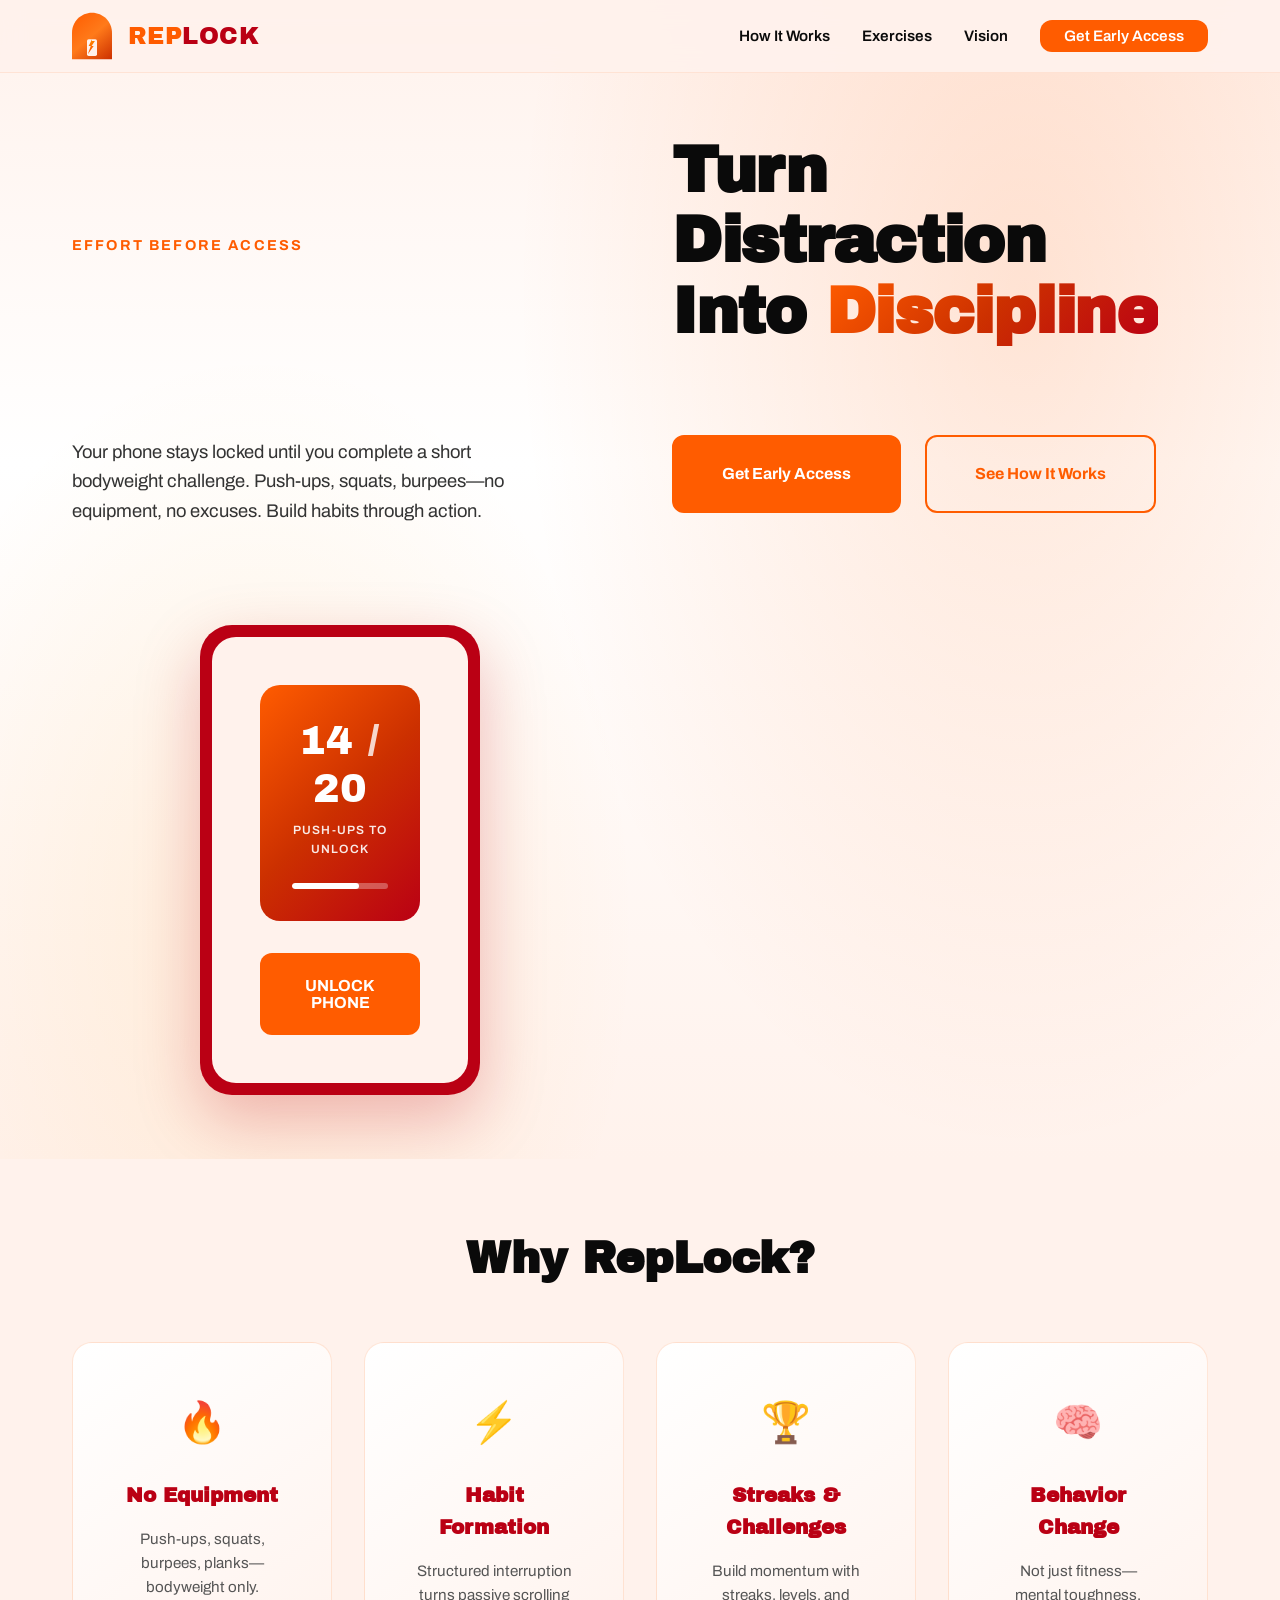
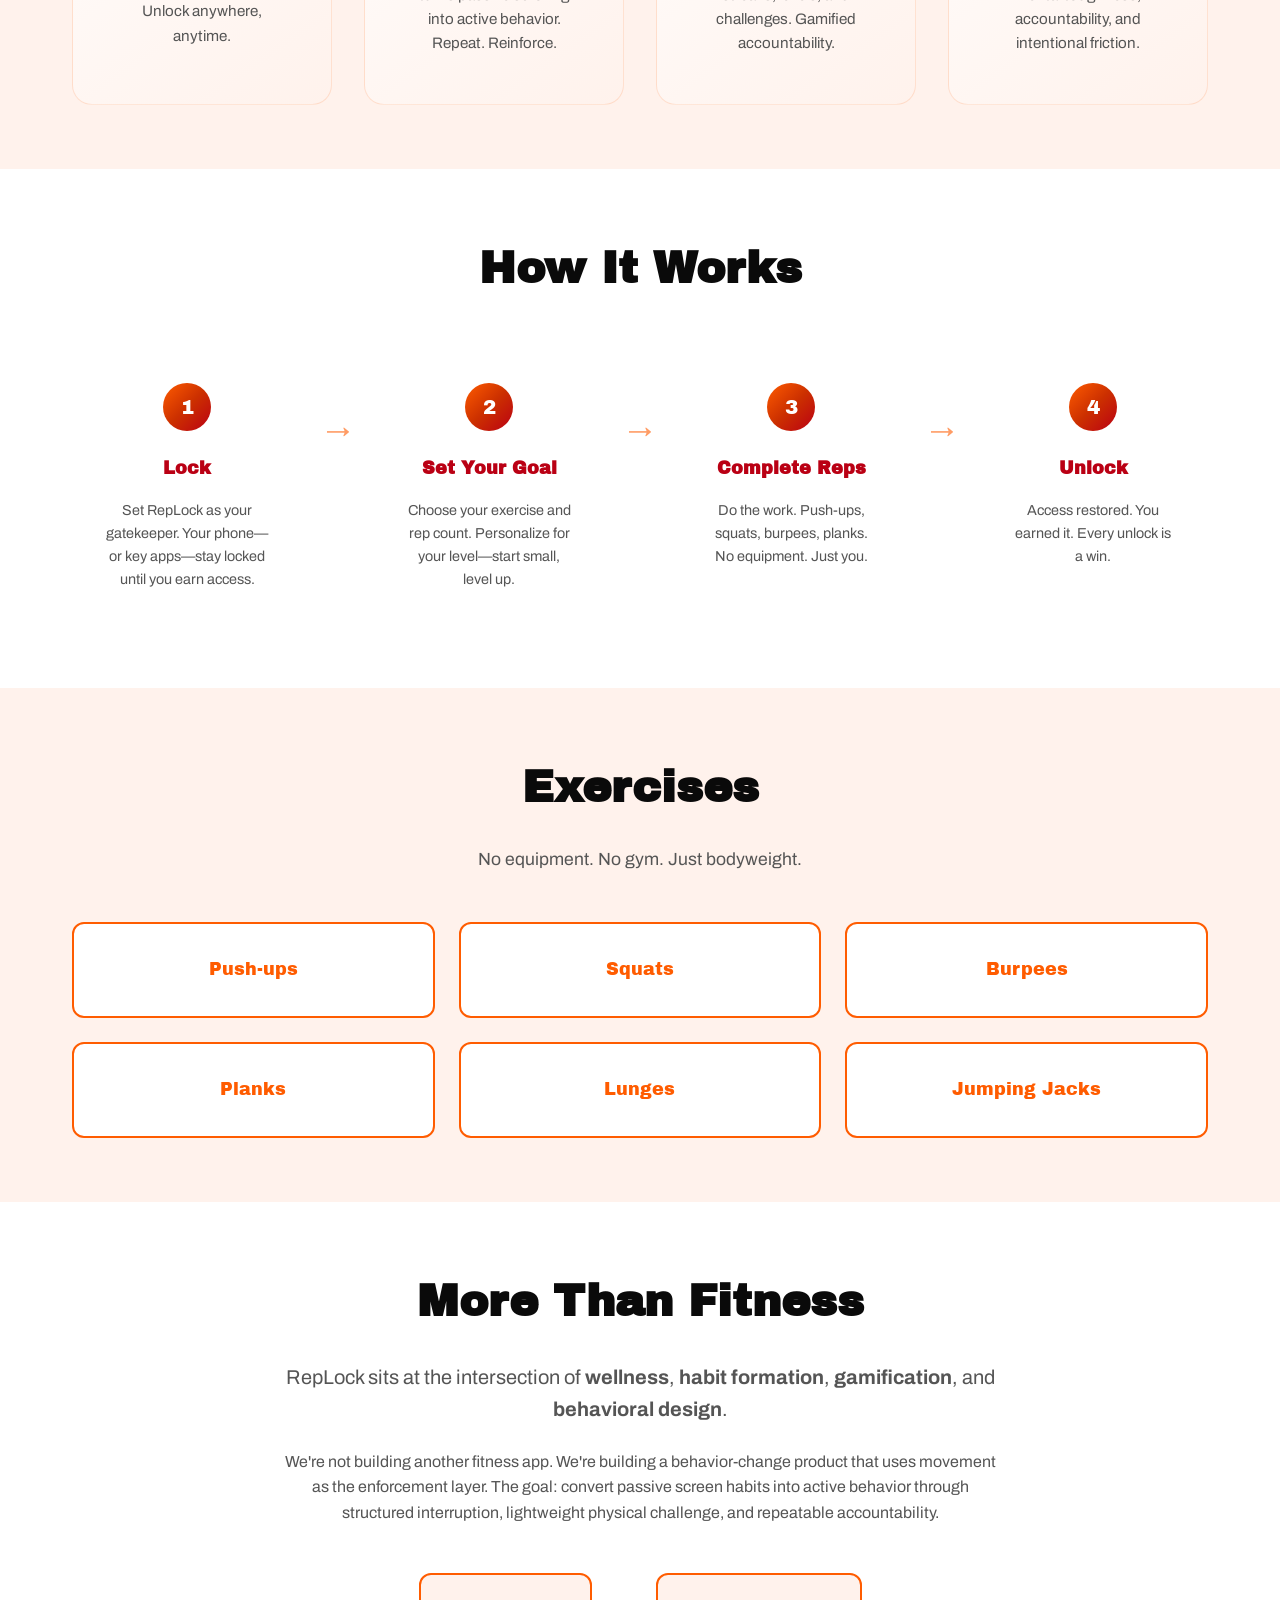
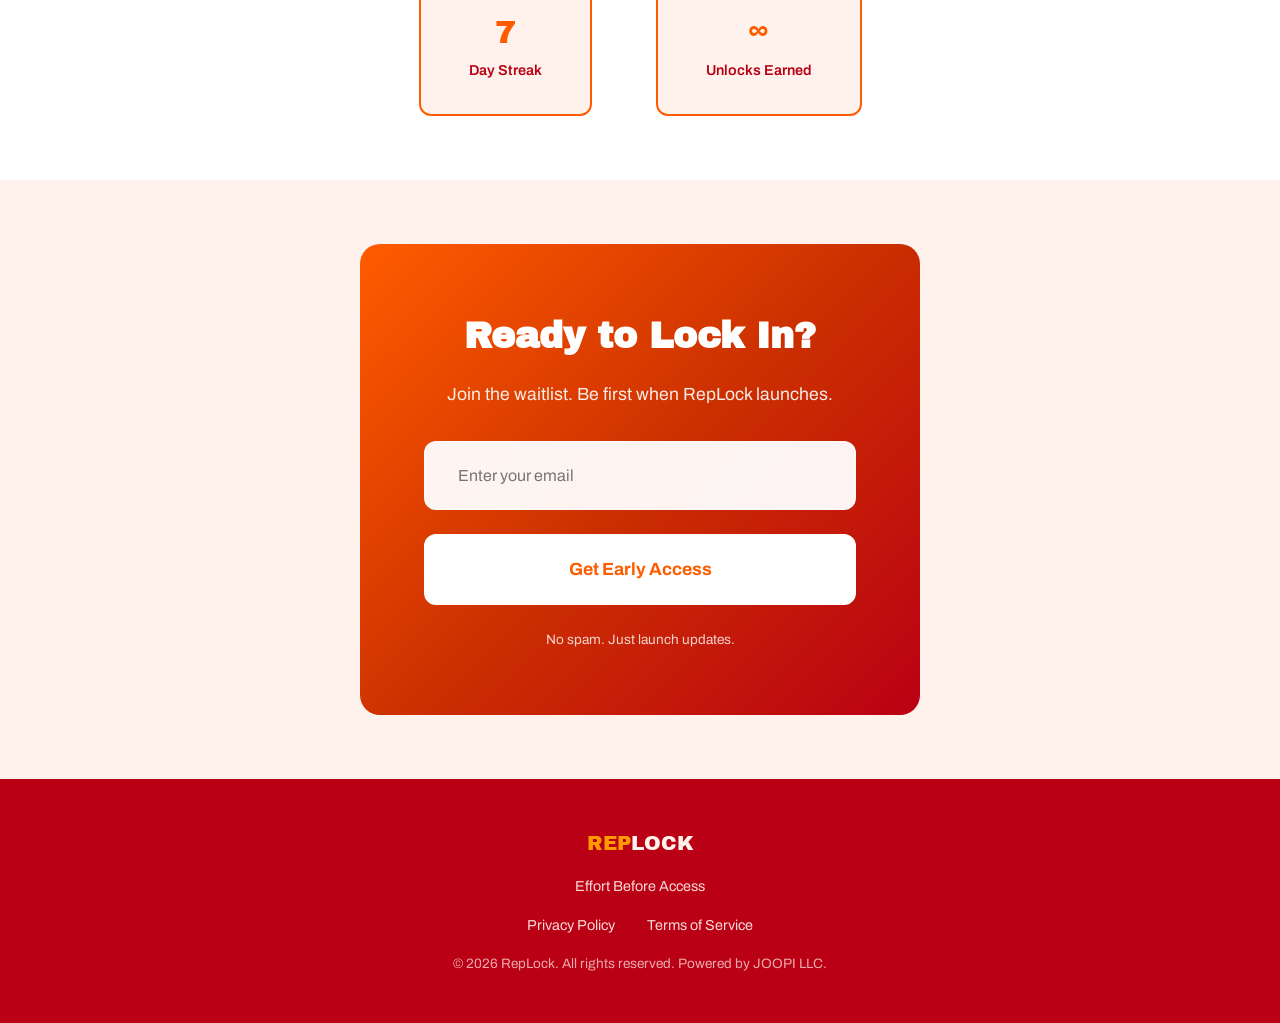
<file: index.html>
<!DOCTYPE html>
<html lang="en">
<head>
  <meta charset="UTF-8">
  <meta name="viewport" content="width=device-width, initial-scale=1.0">
  <title>RepLock — Effort Before Access</title>
  <meta name="description" content="Turn distraction into discipline. Complete bodyweight exercises to unlock your phone. RepLock creates intentional friction between impulse and access.">
  <link rel="preconnect" href="https://fonts.googleapis.com">
  <link rel="preconnect" href="https://fonts.gstatic.com" crossorigin>
  <link href="https://fonts.googleapis.com/css2?family=Archivo+Black&family=Archivo:wght@400;500;600;700&display=swap" rel="stylesheet">
  <link rel="stylesheet" href="styles.css">
</head>
<body>
  <header class="header">
    <nav class="nav">
      <a href="#" class="logo" aria-label="RepLock Home">
        <span class="logo-icon">
          <svg viewBox="0 0 48 56" fill="none" xmlns="http://www.w3.org/2000/svg" aria-hidden="true">
            <defs>
              <linearGradient id="logo-lock-grad" x1="0" y1="0" x2="48" y2="56" gradientUnits="userSpaceOnUse">
                <stop stop-color="#FF5C00"/>
                <stop offset="0.5" stop-color="#FF7A1A"/>
                <stop offset="1" stop-color="#CC3000"/>
              </linearGradient>
              <linearGradient id="logo-bolt-grad" x1="22" y1="28" x2="28" y2="44" gradientUnits="userSpaceOnUse">
                <stop stop-color="#FF9A00"/>
                <stop offset="1" stop-color="#FF5C00"/>
              </linearGradient>
            </defs>
            <!-- Padlock shackle -->
            <path d="M24 0C10.745 0 0 10.745 0 24v4h48v-4C48 10.745 37.255 0 24 0z" fill="url(#logo-lock-grad)"/>
            <!-- Padlock body -->
            <path d="M0 28v28h48V28H0z" fill="url(#logo-lock-grad)"/>
            <!-- Keyhole cutout -->
            <rect x="18" y="32" width="12" height="20" rx="2" fill="#FFF2EC"/>
            <!-- Lightning bolt - bold, centered in keyhole -->
            <path d="M24 32L20 40h2.5L19 50l7-10h-2.5l4-6H24z" fill="url(#logo-bolt-grad)"/>
          </svg>
        </span>
        <span class="logo-text"><span class="logo-rep">REP</span><span class="logo-lock">LOCK</span></span>
      </a>
      <ul class="nav-links">
        <li><a href="#how-it-works">How It Works</a></li>
        <li><a href="#exercises">Exercises</a></li>
        <li><a href="#vision">Vision</a></li>
        <li><a href="#cta" class="nav-cta">Get Early Access</a></li>
      </ul>
      <button class="nav-toggle" aria-label="Toggle menu" aria-expanded="false">
        <span></span>
        <span></span>
        <span></span>
      </button>
    </nav>
  </header>

  <main>
    <section class="hero">
      <div class="hero-bg"></div>
      <div class="hero-content">
        <p class="hero-tagline">Effort Before Access</p>
        <h1 class="hero-title">Turn Distraction<br>Into <span class="highlight">Discipline</span></h1>
        <p class="hero-subtitle">Your phone stays locked until you complete a short bodyweight challenge. Push-ups, squats, burpees—no equipment, no excuses. Build habits through action.</p>
        <div class="hero-ctas">
          <a href="#cta" class="btn btn-primary">Get Early Access</a>
          <a href="#how-it-works" class="btn btn-secondary">See How It Works</a>
        </div>
        <div class="hero-preview">
          <div class="phone-mockup">
            <div class="phone-screen">
              <div class="mockup-rep-counter">
                <span class="mockup-count">14 <span class="mockup-divider">/</span> 20</span>
                <span class="mockup-label">PUSH-UPS TO UNLOCK</span>
                <div class="mockup-progress">
                  <div class="mockup-progress-fill"></div>
                </div>
              </div>
              <button class="mockup-btn">UNLOCK PHONE</button>
            </div>
          </div>
        </div>
      </div>
    </section>

    <section class="value-props">
      <div class="container">
        <h2 class="section-title">Why RepLock?</h2>
        <div class="value-grid">
          <article class="value-card">
            <div class="value-icon">🔥</div>
            <h3>No Equipment</h3>
            <p>Push-ups, squats, burpees, planks—bodyweight only. Unlock anywhere, anytime.</p>
          </article>
          <article class="value-card">
            <div class="value-icon">⚡</div>
            <h3>Habit Formation</h3>
            <p>Structured interruption turns passive scrolling into active behavior. Repeat. Reinforce.</p>
          </article>
          <article class="value-card">
            <div class="value-icon">🏆</div>
            <h3>Streaks & Challenges</h3>
            <p>Build momentum with streaks, levels, and challenges. Gamified accountability.</p>
          </article>
          <article class="value-card">
            <div class="value-icon">🧠</div>
            <h3>Behavior Change</h3>
            <p>Not just fitness—mental toughness, accountability, and intentional friction.</p>
          </article>
        </div>
      </div>
    </section>

    <section id="how-it-works" class="how-it-works">
      <div class="container">
        <h2 class="section-title">How It Works</h2>
        <div class="steps">
          <div class="step">
            <span class="step-num">1</span>
            <h3>Lock</h3>
            <p>Set RepLock as your gatekeeper. Your phone—or key apps—stay locked until you earn access.</p>
          </div>
          <div class="step-arrow" aria-hidden="true">→</div>
          <div class="step">
            <span class="step-num">2</span>
            <h3>Set Your Goal</h3>
            <p>Choose your exercise and rep count. Personalize for your level—start small, level up.</p>
          </div>
          <div class="step-arrow" aria-hidden="true">→</div>
          <div class="step">
            <span class="step-num">3</span>
            <h3>Complete Reps</h3>
            <p>Do the work. Push-ups, squats, burpees, planks. No equipment. Just you.</p>
          </div>
          <div class="step-arrow" aria-hidden="true">→</div>
          <div class="step">
            <span class="step-num">4</span>
            <h3>Unlock</h3>
            <p>Access restored. You earned it. Every unlock is a win.</p>
          </div>
        </div>
      </div>
    </section>

    <section id="exercises" class="exercises">
      <div class="container">
        <h2 class="section-title">Exercises</h2>
        <p class="section-subtitle">No equipment. No gym. Just bodyweight.</p>
        <div class="exercise-grid">
          <div class="exercise-card">Push-ups</div>
          <div class="exercise-card">Squats</div>
          <div class="exercise-card">Burpees</div>
          <div class="exercise-card">Planks</div>
          <div class="exercise-card">Lunges</div>
          <div class="exercise-card">Jumping Jacks</div>
        </div>
      </div>
    </section>

    <section id="vision" class="vision">
      <div class="container">
        <h2 class="section-title">More Than Fitness</h2>
        <div class="vision-content">
          <p class="vision-lead">RepLock sits at the intersection of <strong>wellness</strong>, <strong>habit formation</strong>, <strong>gamification</strong>, and <strong>behavioral design</strong>.</p>
          <p>We're not building another fitness app. We're building a behavior-change product that uses movement as the enforcement layer. The goal: convert passive screen habits into active behavior through structured interruption, lightweight physical challenge, and repeatable accountability.</p>
          <div class="vision-stats">
            <div class="stat">
              <span class="stat-value">7</span>
              <span class="stat-label">Day Streak</span>
            </div>
            <div class="stat">
              <span class="stat-value">∞</span>
              <span class="stat-label">Unlocks Earned</span>
            </div>
          </div>
        </div>
      </div>
    </section>

    <section id="cta" class="cta">
      <div class="container">
        <div class="cta-box">
          <h2 class="cta-title">Ready to Lock In?</h2>
          <p class="cta-subtitle">Join the waitlist. Be first when RepLock launches.</p>
          <form class="cta-form" id="waitlist-form">
            <input type="email" name="email" placeholder="Enter your email" required aria-label="Email address">
            <button type="submit" class="btn btn-primary btn-large">Get Early Access</button>
          </form>
          <p class="cta-note">No spam. Just launch updates.</p>
        </div>
      </div>
    </section>
  </main>

  <footer class="footer">
    <div class="container">
      <a href="#" class="footer-logo">
        <span class="logo-text"><span class="logo-rep">REP</span><span class="logo-lock">LOCK</span></span>
      </a>
      <p class="footer-tagline">Effort Before Access</p>
      <nav class="footer-legal">
        <a href="privacy.html">Privacy Policy</a>
        <a href="terms.html">Terms of Service</a>
      </nav>
      <p class="footer-copy">&copy; 2026 RepLock. All rights reserved. Powered by JOOPI LLC.</p>
    </div>
  </footer>

  <script src="script.js"></script>
</body>
</html>
</file>
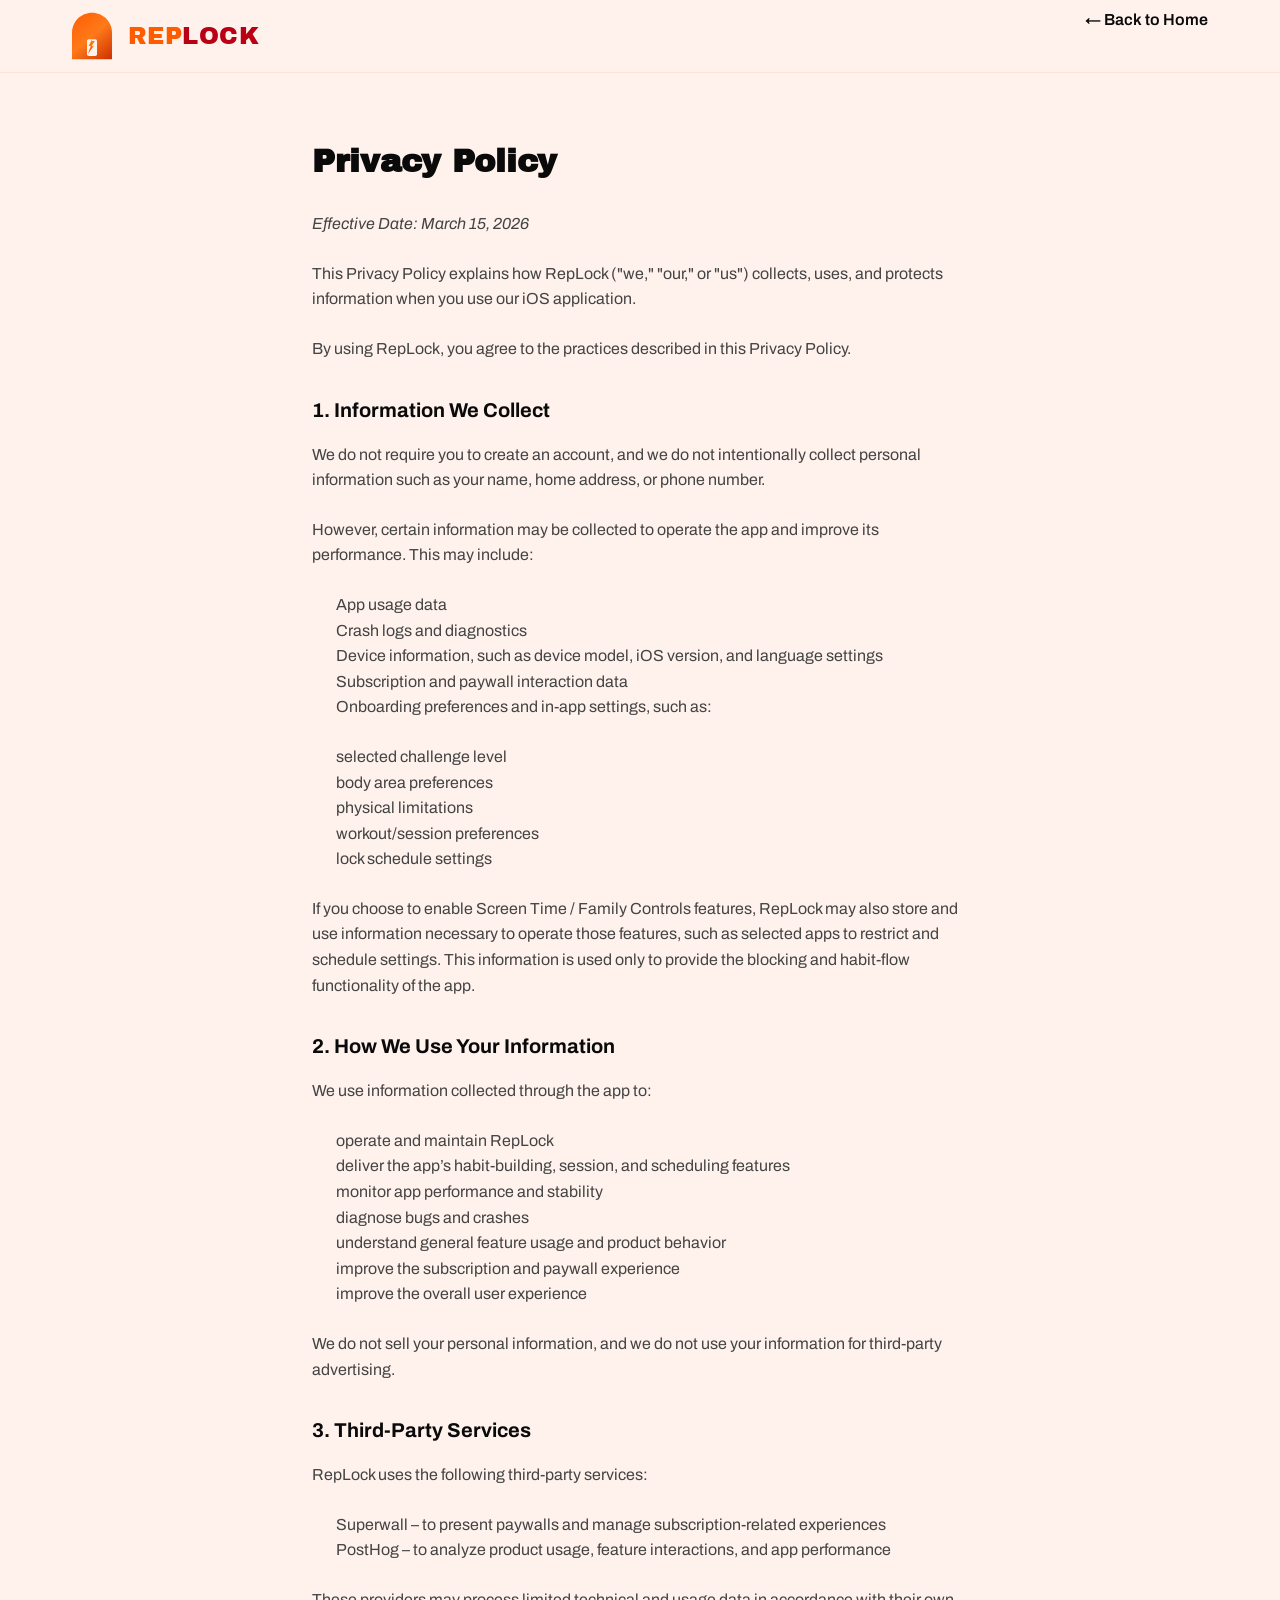
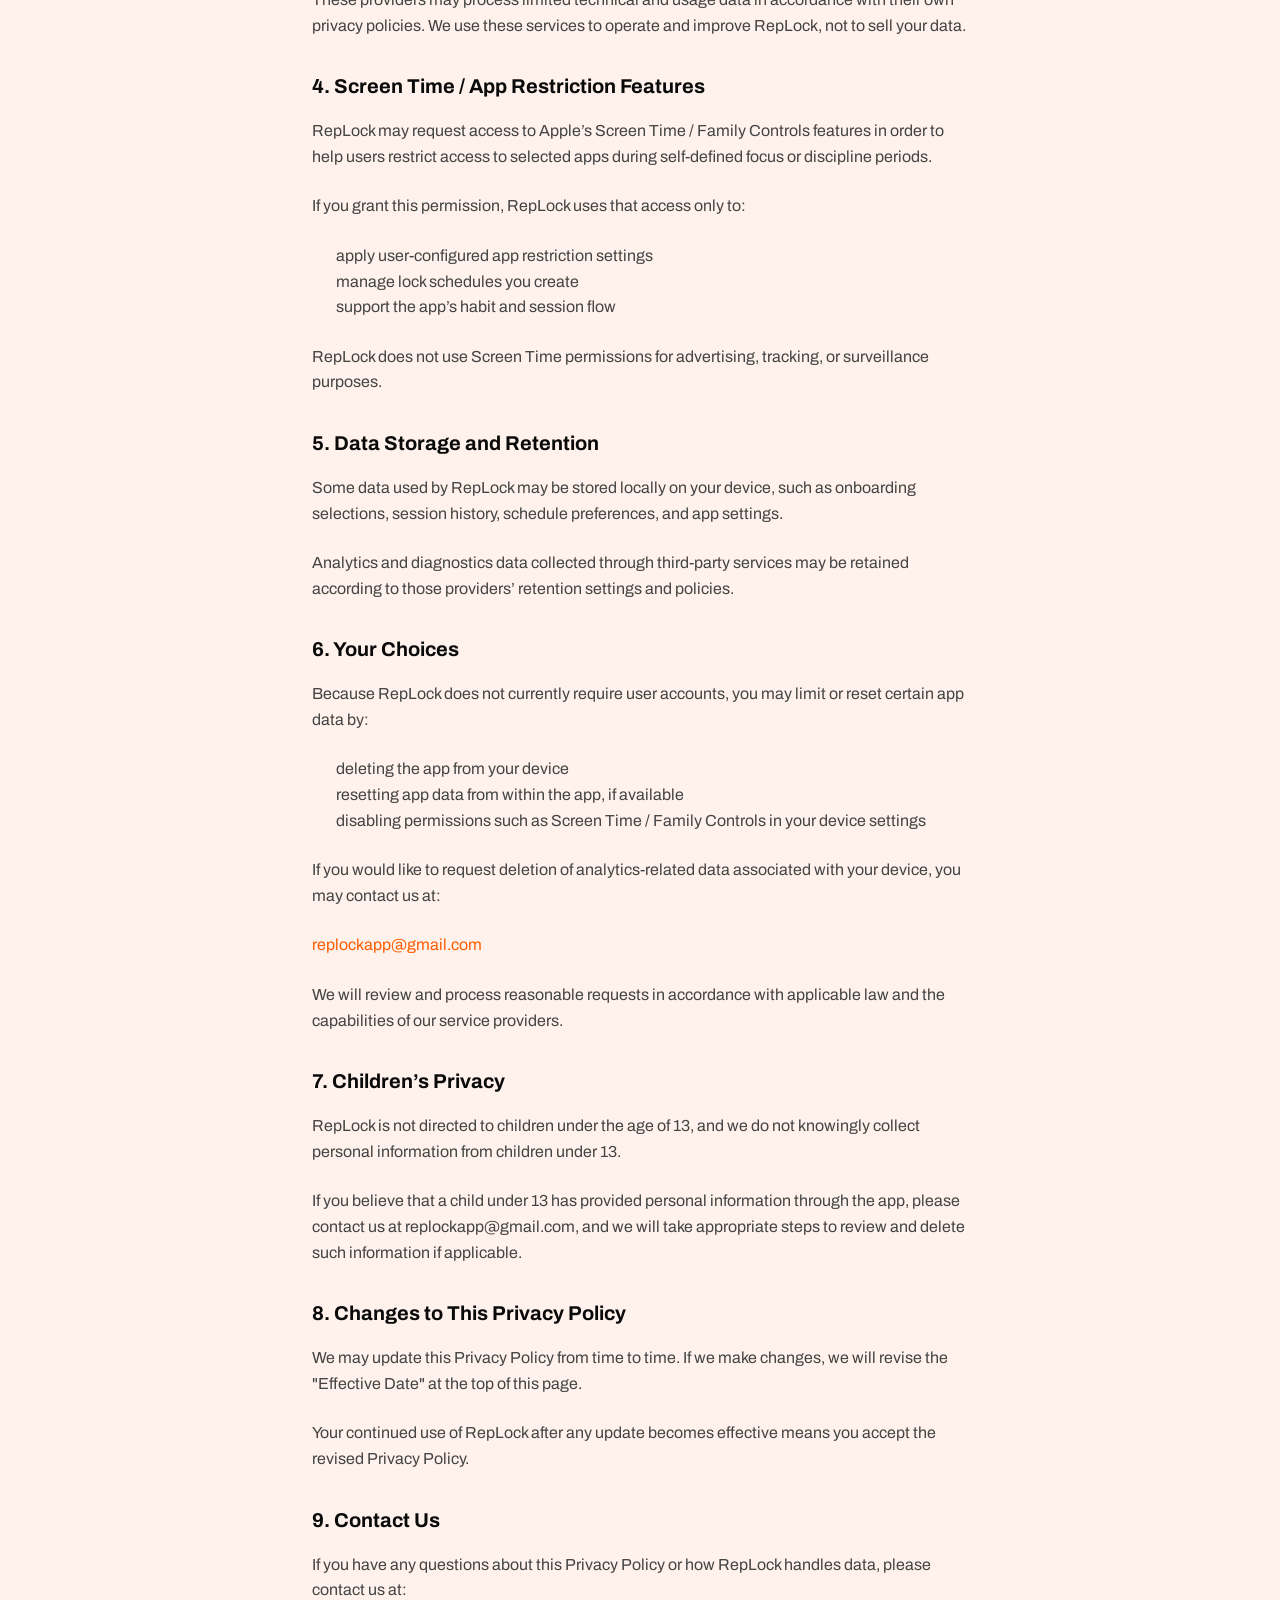
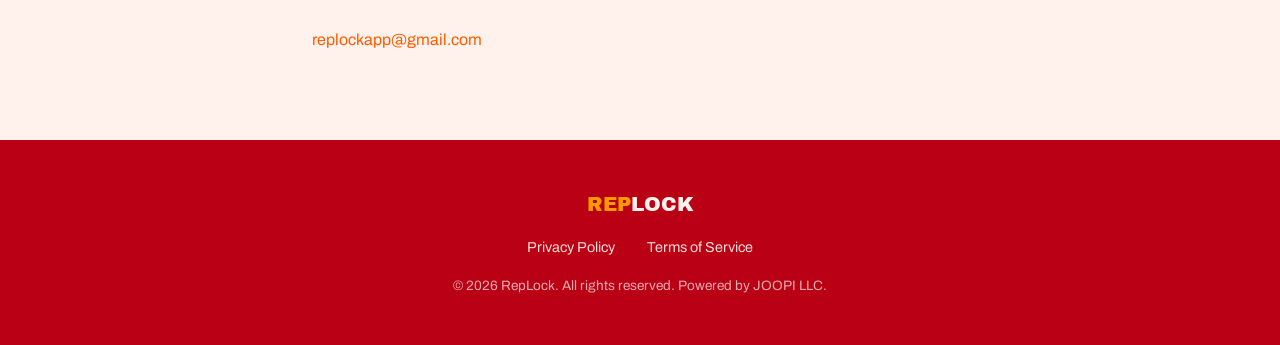
<file: privacy.html>
<!DOCTYPE html>
<html lang="en">
<head>
  <meta charset="UTF-8">
  <meta name="viewport" content="width=device-width, initial-scale=1.0">
  <title>Privacy Policy — RepLock</title>
  <link rel="preconnect" href="https://fonts.googleapis.com">
  <link rel="preconnect" href="https://fonts.gstatic.com" crossorigin>
  <link href="https://fonts.googleapis.com/css2?family=Archivo+Black&family=Archivo:wght@400;500;600;700&display=swap" rel="stylesheet">
  <link rel="stylesheet" href="styles.css">
  <style>
    .legal-page { padding: calc(var(--header-height, 72px) + var(--space-2xl, 3rem)) var(--space-lg) var(--space-2xl); max-width: 720px; margin: 0 auto; }
    .legal-page h1 { font-family: var(--font-display); font-size: 2rem; margin-bottom: var(--space-md); }
    .legal-page h2 { font-size: 1.25rem; margin-top: var(--space-lg); margin-bottom: var(--space-sm); }
    .legal-page p, .legal-page ul { margin-bottom: var(--space-md); color: #444; }
    .legal-page ul { padding-left: 1.5rem; }
    .legal-page a { color: var(--orange-primary); }
    .back-link { display: inline-block; margin-bottom: var(--space-lg); font-weight: 600; }
  </style>
</head>
<body>
  <header class="header">
    <nav class="nav">
      <a href="index.html" class="logo" aria-label="RepLock Home">
        <span class="logo-icon">
          <svg viewBox="0 0 48 56" fill="none" xmlns="http://www.w3.org/2000/svg" aria-hidden="true">
            <defs>
              <linearGradient id="logo-lock-grad" x1="0" y1="0" x2="48" y2="56" gradientUnits="userSpaceOnUse">
                <stop stop-color="#FF5C00"/><stop offset="0.5" stop-color="#FF7A1A"/><stop offset="1" stop-color="#CC3000"/>
              </linearGradient>
              <linearGradient id="logo-bolt-grad" x1="22" y1="28" x2="28" y2="44" gradientUnits="userSpaceOnUse">
                <stop stop-color="#FF9A00"/><stop offset="1" stop-color="#FF5C00"/>
              </linearGradient>
            </defs>
            <path d="M24 0C10.745 0 0 10.745 0 24v4h48v-4C48 10.745 37.255 0 24 0z" fill="url(#logo-lock-grad)"/>
            <path d="M0 28v28h48V28H0z" fill="url(#logo-lock-grad)"/>
            <rect x="18" y="32" width="12" height="20" rx="2" fill="#FFF2EC"/>
            <path d="M24 32L20 40h2.5L19 50l7-10h-2.5l4-6H24z" fill="url(#logo-bolt-grad)"/>
          </svg>
        </span>
        <span class="logo-text"><span class="logo-rep">REP</span><span class="logo-lock">LOCK</span></span>
      </a>
      <a href="index.html" class="back-link">← Back to Home</a>
    </nav>
  </header>

  <main class="legal-page">
    <h1>Privacy Policy</h1>
    <p><em>Effective Date: March 15, 2026</em></p>
    <p>This Privacy Policy explains how RepLock ("we," "our," or "us") collects, uses, and protects information when you use our iOS application.</p>
    <p>By using RepLock, you agree to the practices described in this Privacy Policy.</p>

    <h2>1. Information We Collect</h2>
    <p>We do not require you to create an account, and we do not intentionally collect personal information such as your name, home address, or phone number.</p>
    <p>However, certain information may be collected to operate the app and improve its performance. This may include:</p>
    <ul>
      <li>App usage data</li>
      <li>Crash logs and diagnostics</li>
      <li>Device information, such as device model, iOS version, and language settings</li>
      <li>Subscription and paywall interaction data</li>
      <li>Onboarding preferences and in-app settings, such as:</li>
    </ul>
    <ul>
      <li>selected challenge level</li>
      <li>body area preferences</li>
      <li>physical limitations</li>
      <li>workout/session preferences</li>
      <li>lock schedule settings</li>
    </ul>
    <p>If you choose to enable Screen Time / Family Controls features, RepLock may also store and use information necessary to operate those features, such as selected apps to restrict and schedule settings. This information is used only to provide the blocking and habit-flow functionality of the app.</p>

    <h2>2. How We Use Your Information</h2>
    <p>We use information collected through the app to:</p>
    <ul>
      <li>operate and maintain RepLock</li>
      <li>deliver the app’s habit-building, session, and scheduling features</li>
      <li>monitor app performance and stability</li>
      <li>diagnose bugs and crashes</li>
      <li>understand general feature usage and product behavior</li>
      <li>improve the subscription and paywall experience</li>
      <li>improve the overall user experience</li>
    </ul>
    <p>We do not sell your personal information, and we do not use your information for third-party advertising.</p>

    <h2>3. Third-Party Services</h2>
    <p>RepLock uses the following third-party services:</p>
    <ul>
      <li>Superwall – to present paywalls and manage subscription-related experiences</li>
      <li>PostHog – to analyze product usage, feature interactions, and app performance</li>
    </ul>
    <p>These providers may process limited technical and usage data in accordance with their own privacy policies. We use these services to operate and improve RepLock, not to sell your data.</p>

    <h2>4. Screen Time / App Restriction Features</h2>
    <p>RepLock may request access to Apple’s Screen Time / Family Controls features in order to help users restrict access to selected apps during self-defined focus or discipline periods.</p>
    <p>If you grant this permission, RepLock uses that access only to:</p>
    <ul>
      <li>apply user-configured app restriction settings</li>
      <li>manage lock schedules you create</li>
      <li>support the app’s habit and session flow</li>
    </ul>
    <p>RepLock does not use Screen Time permissions for advertising, tracking, or surveillance purposes.</p>

    <h2>5. Data Storage and Retention</h2>
    <p>Some data used by RepLock may be stored locally on your device, such as onboarding selections, session history, schedule preferences, and app settings.</p>
    <p>Analytics and diagnostics data collected through third-party services may be retained according to those providers’ retention settings and policies.</p>

    <h2>6. Your Choices</h2>
    <p>Because RepLock does not currently require user accounts, you may limit or reset certain app data by:</p>
    <ul>
      <li>deleting the app from your device</li>
      <li>resetting app data from within the app, if available</li>
      <li>disabling permissions such as Screen Time / Family Controls in your device settings</li>
    </ul>
    <p>If you would like to request deletion of analytics-related data associated with your device, you may contact us at:</p>
    <p><a href="mailto:replockapp@gmail.com">replockapp@gmail.com</a></p>
    <p>We will review and process reasonable requests in accordance with applicable law and the capabilities of our service providers.</p>

    <h2>7. Children’s Privacy</h2>
    <p>RepLock is not directed to children under the age of 13, and we do not knowingly collect personal information from children under 13.</p>
    <p>If you believe that a child under 13 has provided personal information through the app, please contact us at replockapp@gmail.com, and we will take appropriate steps to review and delete such information if applicable.</p>

    <h2>8. Changes to This Privacy Policy</h2>
    <p>We may update this Privacy Policy from time to time. If we make changes, we will revise the "Effective Date" at the top of this page.</p>
    <p>Your continued use of RepLock after any update becomes effective means you accept the revised Privacy Policy.</p>

    <h2>9. Contact Us</h2>
    <p>If you have any questions about this Privacy Policy or how RepLock handles data, please contact us at:</p>
    <p><a href="mailto:replockapp@gmail.com">replockapp@gmail.com</a></p>
  </main>

  <footer class="footer">
    <div class="container">
      <a href="index.html" class="footer-logo">
        <span class="logo-text"><span class="logo-rep">REP</span><span class="logo-lock">LOCK</span></span>
      </a>
      <nav class="footer-legal">
        <a href="privacy.html">Privacy Policy</a>
        <a href="terms.html">Terms of Service</a>
      </nav>
      <p class="footer-copy">&copy; 2026 RepLock. All rights reserved. Powered by JOOPI LLC.</p>
    </div>
  </footer>
</body>
</html>
</file>
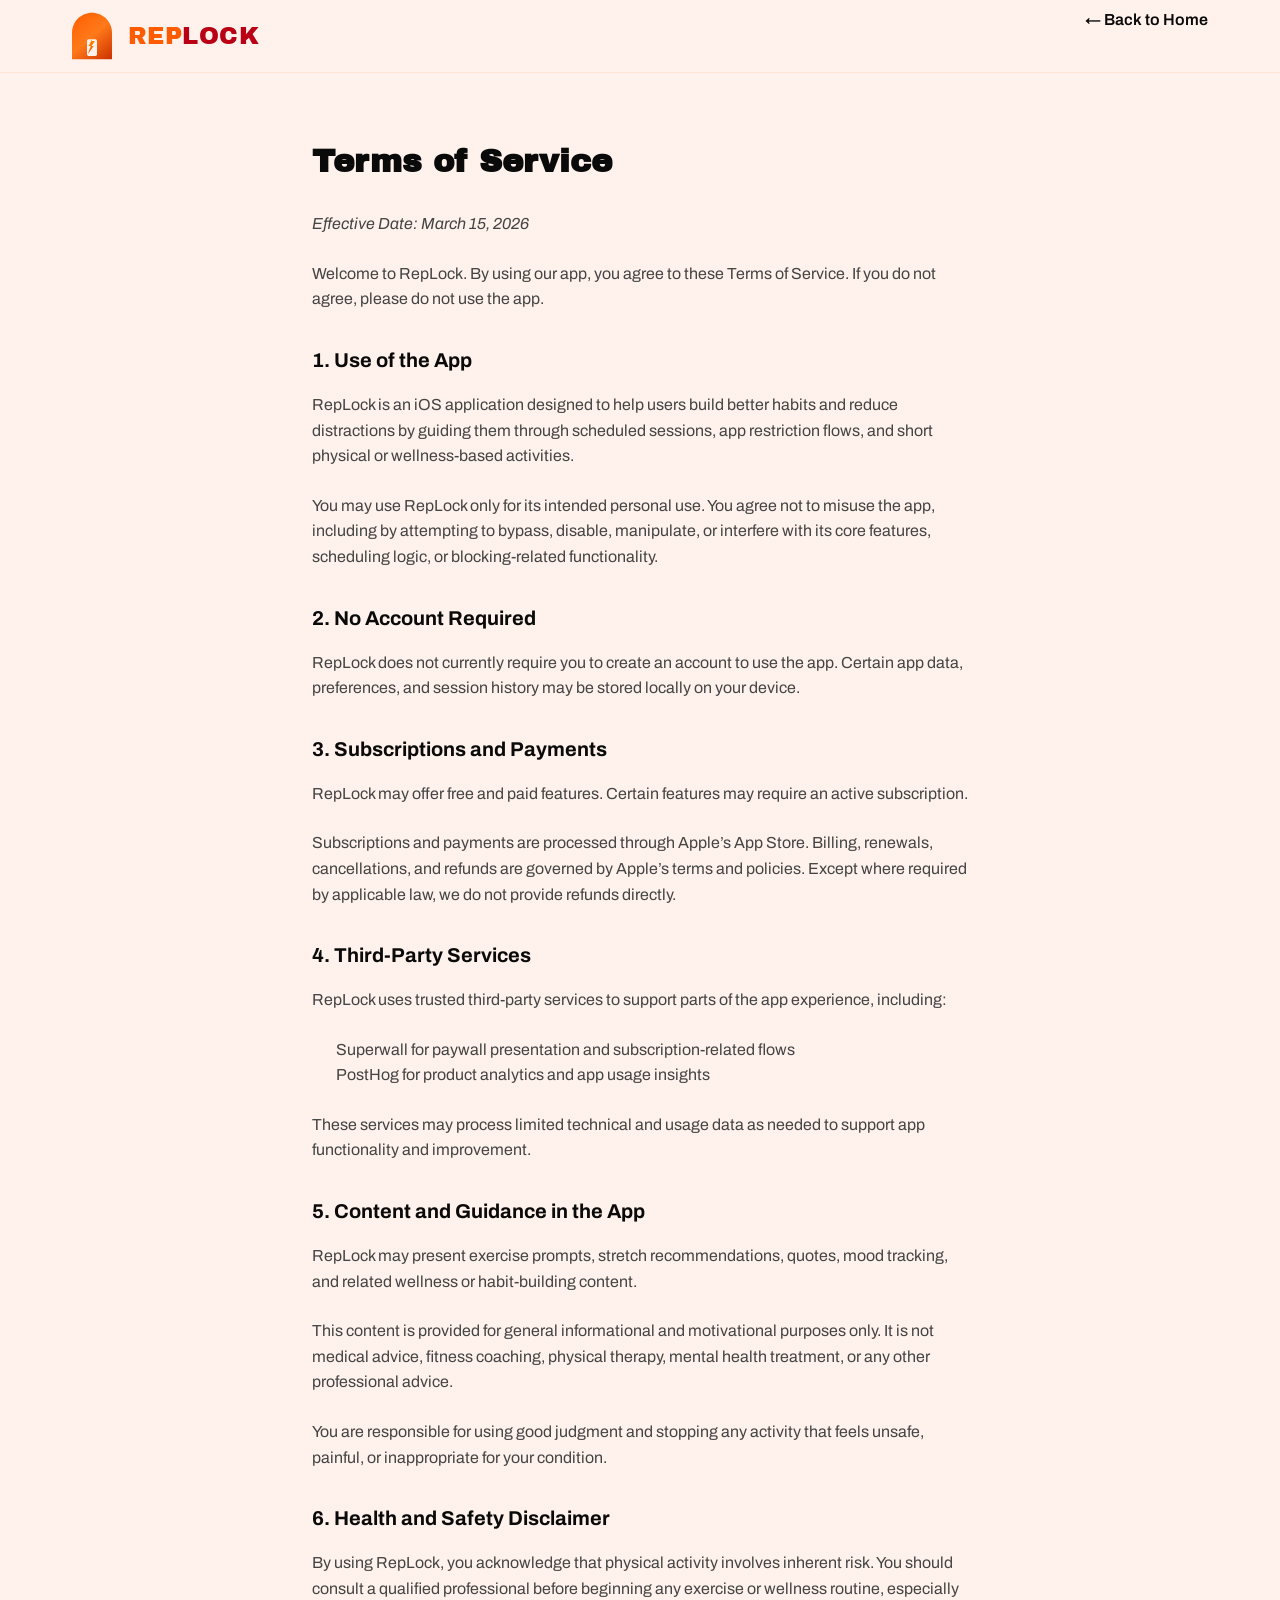
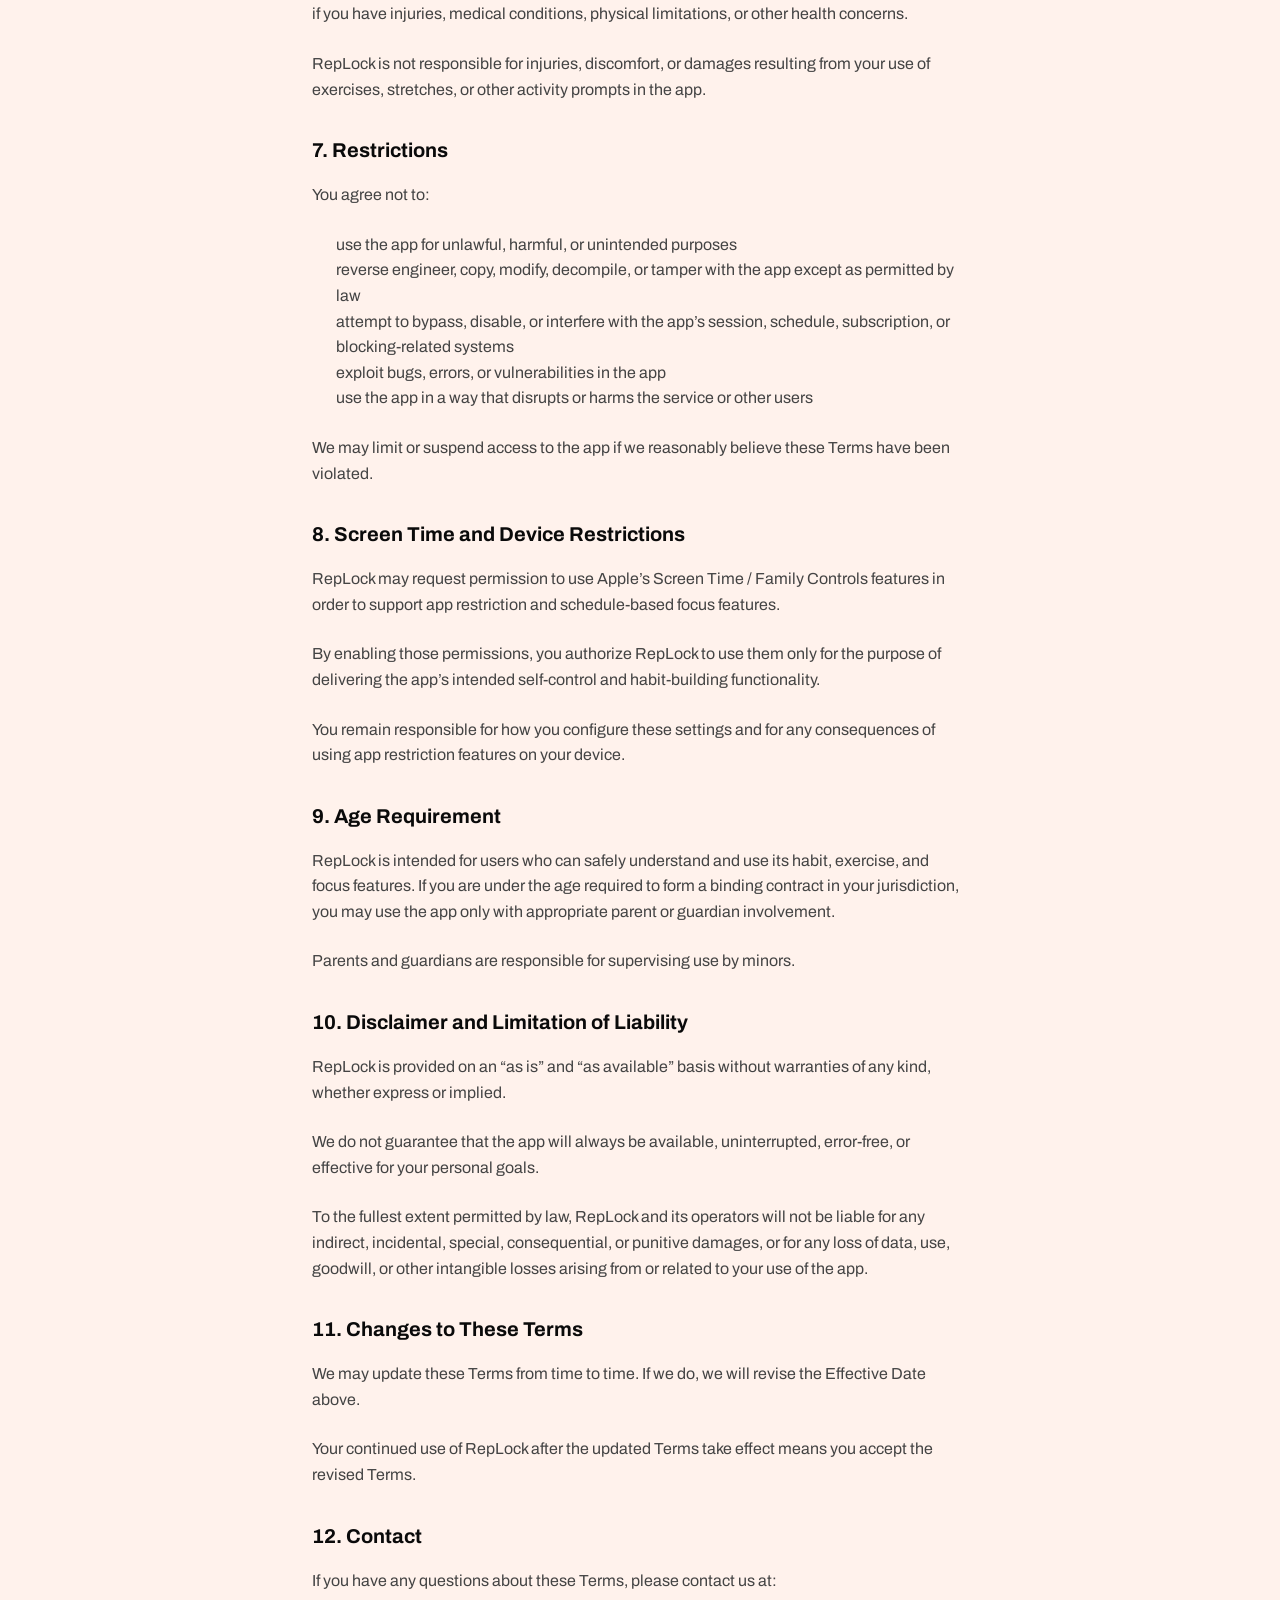
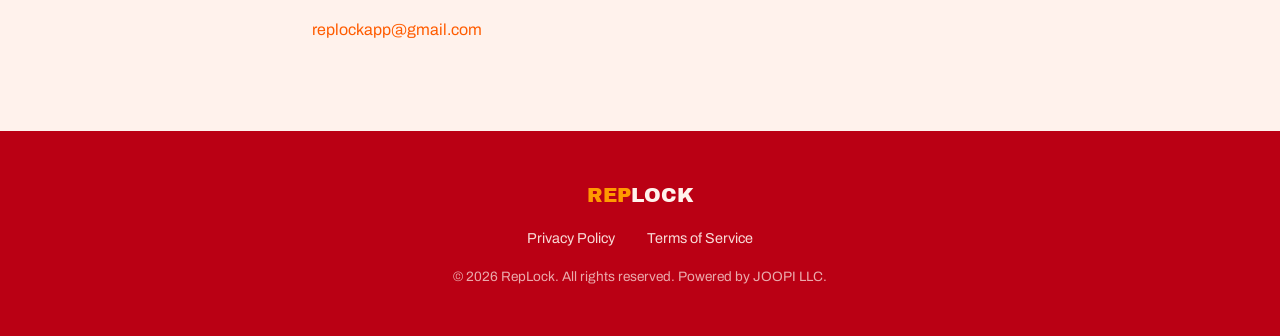
<file: terms.html>
<!DOCTYPE html>
<html lang="en">
<head>
  <meta charset="UTF-8">
  <meta name="viewport" content="width=device-width, initial-scale=1.0">
  <title>Terms of Service — RepLock</title>
  <link rel="preconnect" href="https://fonts.googleapis.com">
  <link rel="preconnect" href="https://fonts.gstatic.com" crossorigin>
  <link href="https://fonts.googleapis.com/css2?family=Archivo+Black&family=Archivo:wght@400;500;600;700&display=swap" rel="stylesheet">
  <link rel="stylesheet" href="styles.css">
  <style>
    .legal-page { padding: calc(var(--header-height, 72px) + var(--space-2xl, 3rem)) var(--space-lg) var(--space-2xl); max-width: 720px; margin: 0 auto; }
    .legal-page h1 { font-family: var(--font-display); font-size: 2rem; margin-bottom: var(--space-md); }
    .legal-page h2 { font-size: 1.25rem; margin-top: var(--space-lg); margin-bottom: var(--space-sm); }
    .legal-page p, .legal-page ul { margin-bottom: var(--space-md); color: #444; }
    .legal-page ul { padding-left: 1.5rem; }
    .legal-page a { color: var(--orange-primary); }
    .back-link { display: inline-block; margin-bottom: var(--space-lg); font-weight: 600; }
  </style>
</head>
<body>
  <header class="header">
    <nav class="nav">
      <a href="index.html" class="logo" aria-label="RepLock Home">
        <span class="logo-icon">
          <svg viewBox="0 0 48 56" fill="none" xmlns="http://www.w3.org/2000/svg" aria-hidden="true">
            <defs>
              <linearGradient id="logo-lock-grad" x1="0" y1="0" x2="48" y2="56" gradientUnits="userSpaceOnUse">
                <stop stop-color="#FF5C00"/><stop offset="0.5" stop-color="#FF7A1A"/><stop offset="1" stop-color="#CC3000"/>
              </linearGradient>
              <linearGradient id="logo-bolt-grad" x1="22" y1="28" x2="28" y2="44" gradientUnits="userSpaceOnUse">
                <stop stop-color="#FF9A00"/><stop offset="1" stop-color="#FF5C00"/>
              </linearGradient>
            </defs>
            <path d="M24 0C10.745 0 0 10.745 0 24v4h48v-4C48 10.745 37.255 0 24 0z" fill="url(#logo-lock-grad)"/>
            <path d="M0 28v28h48V28H0z" fill="url(#logo-lock-grad)"/>
            <rect x="18" y="32" width="12" height="20" rx="2" fill="#FFF2EC"/>
            <path d="M24 32L20 40h2.5L19 50l7-10h-2.5l4-6H24z" fill="url(#logo-bolt-grad)"/>
          </svg>
        </span>
        <span class="logo-text"><span class="logo-rep">REP</span><span class="logo-lock">LOCK</span></span>
      </a>
      <a href="index.html" class="back-link">← Back to Home</a>
    </nav>
  </header>

  <main class="legal-page">
    <h1>Terms of Service</h1>
    <p><em>Effective Date: March 15, 2026</em></p>
    <p>Welcome to RepLock. By using our app, you agree to these Terms of Service. If you do not agree, please do not use the app.</p>

    <h2>1. Use of the App</h2>
    <p>RepLock is an iOS application designed to help users build better habits and reduce distractions by guiding them through scheduled sessions, app restriction flows, and short physical or wellness-based activities.</p>
    <p>You may use RepLock only for its intended personal use. You agree not to misuse the app, including by attempting to bypass, disable, manipulate, or interfere with its core features, scheduling logic, or blocking-related functionality.</p>

    <h2>2. No Account Required</h2>
    <p>RepLock does not currently require you to create an account to use the app. Certain app data, preferences, and session history may be stored locally on your device.</p>

    <h2>3. Subscriptions and Payments</h2>
    <p>RepLock may offer free and paid features. Certain features may require an active subscription.</p>
    <p>Subscriptions and payments are processed through Apple’s App Store. Billing, renewals, cancellations, and refunds are governed by Apple’s terms and policies. Except where required by applicable law, we do not provide refunds directly.</p>

    <h2>4. Third-Party Services</h2>
    <p>RepLock uses trusted third-party services to support parts of the app experience, including:</p>
    <ul>
      <li>Superwall for paywall presentation and subscription-related flows</li>
      <li>PostHog for product analytics and app usage insights</li>
    </ul>
    <p>These services may process limited technical and usage data as needed to support app functionality and improvement.</p>

    <h2>5. Content and Guidance in the App</h2>
    <p>RepLock may present exercise prompts, stretch recommendations, quotes, mood tracking, and related wellness or habit-building content.</p>
    <p>This content is provided for general informational and motivational purposes only. It is not medical advice, fitness coaching, physical therapy, mental health treatment, or any other professional advice.</p>
    <p>You are responsible for using good judgment and stopping any activity that feels unsafe, painful, or inappropriate for your condition.</p>

    <h2>6. Health and Safety Disclaimer</h2>
    <p>By using RepLock, you acknowledge that physical activity involves inherent risk. You should consult a qualified professional before beginning any exercise or wellness routine, especially if you have injuries, medical conditions, physical limitations, or other health concerns.</p>
    <p>RepLock is not responsible for injuries, discomfort, or damages resulting from your use of exercises, stretches, or other activity prompts in the app.</p>

    <h2>7. Restrictions</h2>
    <p>You agree not to:</p>
    <ul>
      <li>use the app for unlawful, harmful, or unintended purposes</li>
      <li>reverse engineer, copy, modify, decompile, or tamper with the app except as permitted by law</li>
      <li>attempt to bypass, disable, or interfere with the app’s session, schedule, subscription, or blocking-related systems</li>
      <li>exploit bugs, errors, or vulnerabilities in the app</li>
      <li>use the app in a way that disrupts or harms the service or other users</li>
    </ul>
    <p>We may limit or suspend access to the app if we reasonably believe these Terms have been violated.</p>

    <h2>8. Screen Time and Device Restrictions</h2>
    <p>RepLock may request permission to use Apple’s Screen Time / Family Controls features in order to support app restriction and schedule-based focus features.</p>
    <p>By enabling those permissions, you authorize RepLock to use them only for the purpose of delivering the app’s intended self-control and habit-building functionality.</p>
    <p>You remain responsible for how you configure these settings and for any consequences of using app restriction features on your device.</p>

    <h2>9. Age Requirement</h2>
    <p>RepLock is intended for users who can safely understand and use its habit, exercise, and focus features. If you are under the age required to form a binding contract in your jurisdiction, you may use the app only with appropriate parent or guardian involvement.</p>
    <p>Parents and guardians are responsible for supervising use by minors.</p>

    <h2>10. Disclaimer and Limitation of Liability</h2>
    <p>RepLock is provided on an “as is” and “as available” basis without warranties of any kind, whether express or implied.</p>
    <p>We do not guarantee that the app will always be available, uninterrupted, error-free, or effective for your personal goals.</p>
    <p>To the fullest extent permitted by law, RepLock and its operators will not be liable for any indirect, incidental, special, consequential, or punitive damages, or for any loss of data, use, goodwill, or other intangible losses arising from or related to your use of the app.</p>

    <h2>11. Changes to These Terms</h2>
    <p>We may update these Terms from time to time. If we do, we will revise the Effective Date above.</p>
    <p>Your continued use of RepLock after the updated Terms take effect means you accept the revised Terms.</p>

    <h2>12. Contact</h2>
    <p>If you have any questions about these Terms, please contact us at:</p>
    <p><a href="mailto:replockapp@gmail.com">replockapp@gmail.com</a></p>
  </main>

  <footer class="footer">
    <div class="container">
      <a href="index.html" class="footer-logo">
        <span class="logo-text"><span class="logo-rep">REP</span><span class="logo-lock">LOCK</span></span>
      </a>
      <nav class="footer-legal">
        <a href="privacy.html">Privacy Policy</a>
        <a href="terms.html">Terms of Service</a>
      </nav>
      <p class="footer-copy">&copy; 2026 RepLock. All rights reserved. Powered by JOOPI LLC.</p>
    </div>
  </footer>
</body>
</html>
</file>
<file: styles.css>
/* ============================================
   RepLock — Energy & Action
   Brand palette & design system
   ============================================ */

:root {
  /* Brand palette */
  --orange-primary: #FF5C00;
  --orange-dark: #CC3000;
  --orange-light: #FF9A00;
  --cream: #FFF2EC;
  --dark: #BA0014;
  --white: #ffffff;
  --black: #0a0a0a;

  /* Gradients */
  --gradient-fire: linear-gradient(135deg, #FF5C00 0%, #CC3000 50%, #BA0014 100%);
  --gradient-hero: linear-gradient(180deg, #FFF2EC 0%, #ffffff 40%, #FFF2EC 100%);
  --gradient-card: linear-gradient(145deg, #ffffff 0%, #FFF2EC 100%);

  /* Typography */
  --font-display: 'Archivo Black', sans-serif;
  --font-body: 'Archivo', sans-serif;

  /* Spacing */
  --space-xs: 0.5rem;
  --space-sm: 1rem;
  --space-md: 1.5rem;
  --space-lg: 2rem;
  --space-xl: 3rem;
  --space-2xl: 4rem;

  /* Layout */
  --container-max: 1200px;
  --header-height: 72px;
  --radius: 12px;
  --radius-lg: 20px;

  /* Transitions */
  --ease-out: cubic-bezier(0.22, 1, 0.36, 1);
  --duration: 0.3s;
}

/* Reset & base */
*, *::before, *::after {
  box-sizing: border-box;
  margin: 0;
  padding: 0;
}

html {
  scroll-behavior: smooth;
}

body {
  font-family: var(--font-body);
  font-size: 1rem;
  line-height: 1.6;
  color: var(--black);
  background: var(--cream);
  overflow-x: hidden;
}

a {
  color: inherit;
  text-decoration: none;
}

ul {
  list-style: none;
}

img {
  max-width: 100%;
  height: auto;
}

/* ============================================
   Header & Navigation
   ============================================ */

.header {
  position: fixed;
  top: 0;
  left: 0;
  right: 0;
  z-index: 100;
  background: rgba(255, 242, 236, 0.95);
  backdrop-filter: blur(12px);
  border-bottom: 1px solid rgba(255, 92, 0, 0.1);
}

.nav {
  position: relative;
  display: flex;
  align-items: center;
  justify-content: space-between;
  max-width: var(--container-max);
  margin: 0 auto;
  padding: var(--space-sm) var(--space-lg);
  height: var(--header-height);
}

.logo {
  display: flex;
  align-items: center;
  gap: var(--space-sm);
  font-family: var(--font-display);
  font-size: 1.5rem;
  letter-spacing: 0.02em;
}

.logo-icon {
  width: 40px;
  height: 48px;
  flex-shrink: 0;
}

.logo-icon svg {
  width: 100%;
  height: 100%;
  object-fit: contain;
}

.logo-rep {
  color: var(--orange-primary);
}

.logo-lock {
  color: var(--dark);
}

.nav-links {
  display: flex;
  align-items: center;
  gap: var(--space-lg);
}

.nav-links a {
  font-weight: 600;
  font-size: 0.95rem;
  transition: color var(--duration) var(--ease-out);
}

.nav-links a:hover {
  color: var(--orange-primary);
}

.nav-cta {
  padding: var(--space-xs) var(--space-md);
  background: var(--orange-primary);
  color: var(--white) !important;
  border-radius: var(--radius);
  transition: background var(--duration) var(--ease-out), transform var(--duration) var(--ease-out);
}

.nav-cta:hover {
  background: var(--orange-dark);
  transform: translateY(-2px);
}

.nav-toggle {
  display: none;
  flex-direction: column;
  gap: 6px;
  background: none;
  border: none;
  cursor: pointer;
  padding: var(--space-xs);
}

.nav-toggle span {
  width: 24px;
  height: 3px;
  background: var(--dark);
  border-radius: 2px;
  transition: transform var(--duration) var(--ease-out), opacity var(--duration) var(--ease-out);
}

.nav.open .nav-toggle span:nth-child(1) {
  transform: rotate(45deg) translate(5px, 5px);
}

.nav.open .nav-toggle span:nth-child(2) {
  opacity: 0;
}

.nav.open .nav-toggle span:nth-child(3) {
  transform: rotate(-45deg) translate(5px, -5px);
}

/* ============================================
   Hero
   ============================================ */

.hero {
  position: relative;
  min-height: 100vh;
  display: flex;
  align-items: center;
  padding-top: var(--header-height);
  overflow: hidden;
}

.hero-bg {
  position: absolute;
  inset: 0;
  background: var(--gradient-hero);
  z-index: 0;
}

.hero-bg::before {
  content: '';
  position: absolute;
  top: -50%;
  right: -20%;
  width: 80%;
  height: 150%;
  background: radial-gradient(ellipse, rgba(255, 92, 0, 0.15) 0%, transparent 70%);
  pointer-events: none;
}

.hero-bg::after {
  content: '';
  position: absolute;
  bottom: -30%;
  left: -10%;
  width: 60%;
  height: 100%;
  background: radial-gradient(ellipse, rgba(255, 154, 0, 0.1) 0%, transparent 70%);
  pointer-events: none;
}

.hero-content {
  position: relative;
  z-index: 1;
  max-width: var(--container-max);
  margin: 0 auto;
  padding: var(--space-2xl) var(--space-lg);
  display: grid;
  grid-template-columns: 1fr 1fr;
  gap: var(--space-2xl);
  align-items: center;
}

.hero-tagline {
  font-weight: 700;
  font-size: 0.9rem;
  text-transform: uppercase;
  letter-spacing: 0.15em;
  color: var(--orange-primary);
  margin-bottom: var(--space-sm);
}

.hero-title {
  font-family: var(--font-display);
  font-size: clamp(2.5rem, 5vw, 4rem);
  line-height: 1.1;
  letter-spacing: -0.02em;
  color: var(--black);
  margin-bottom: var(--space-md);
}

.hero-title .highlight {
  background: var(--gradient-fire);
  -webkit-background-clip: text;
  -webkit-text-fill-color: transparent;
  background-clip: text;
}

.hero-subtitle {
  font-size: 1.15rem;
  color: #333;
  max-width: 480px;
  margin-bottom: var(--space-lg);
}

.hero-ctas {
  display: flex;
  flex-wrap: wrap;
  gap: var(--space-md);
  margin-bottom: var(--space-xl);
}

/* Buttons */
.btn {
  display: inline-flex;
  align-items: center;
  justify-content: center;
  padding: var(--space-md) var(--space-xl);
  font-family: var(--font-body);
  font-weight: 700;
  font-size: 1rem;
  border-radius: var(--radius);
  transition: all var(--duration) var(--ease-out);
  cursor: pointer;
  border: 2px solid transparent;
}

.btn-primary {
  background: var(--orange-primary);
  color: var(--white);
  border-color: var(--orange-primary);
}

.btn-primary:hover {
  background: var(--orange-dark);
  border-color: var(--orange-dark);
  transform: translateY(-2px);
  box-shadow: 0 8px 24px rgba(255, 92, 0, 0.35);
}

.btn-secondary {
  background: transparent;
  color: var(--orange-primary);
  border-color: var(--orange-primary);
}

.btn-secondary:hover {
  background: rgba(255, 92, 0, 0.08);
  transform: translateY(-2px);
}

.btn-large {
  padding: var(--space-md) var(--space-xl);
  font-size: 1.1rem;
}

/* Phone mockup */
.hero-preview {
  display: flex;
  justify-content: center;
  align-items: center;
}

.phone-mockup {
  width: 280px;
  background: var(--dark);
  border-radius: 32px;
  padding: 12px;
  box-shadow: 0 24px 64px rgba(186, 0, 20, 0.25);
}

.phone-screen {
  background: var(--cream);
  border-radius: 24px;
  padding: var(--space-xl);
  display: flex;
  flex-direction: column;
  align-items: center;
  gap: var(--space-lg);
}

.mockup-rep-counter {
  width: 100%;
  background: var(--gradient-fire);
  border-radius: var(--radius-lg);
  padding: var(--space-lg);
  text-align: center;
}

.mockup-count {
  display: block;
  font-family: var(--font-display);
  font-size: 2.5rem;
  color: var(--white);
  line-height: 1.2;
}

.mockup-divider {
  opacity: 0.8;
  margin: 0 2px;
}

.mockup-label {
  display: block;
  font-size: 0.75rem;
  font-weight: 600;
  color: rgba(255, 255, 255, 0.9);
  text-transform: uppercase;
  letter-spacing: 0.1em;
  margin-top: var(--space-xs);
}

.mockup-progress {
  height: 6px;
  background: rgba(255, 255, 255, 0.3);
  border-radius: 3px;
  margin-top: var(--space-md);
  overflow: hidden;
}

.mockup-progress-fill {
  width: 70%;
  height: 100%;
  background: var(--white);
  border-radius: 3px;
  transition: width var(--duration) var(--ease-out);
}

.mockup-btn {
  width: 100%;
  padding: var(--space-md);
  background: var(--orange-primary);
  color: var(--white);
  font-family: var(--font-body);
  font-weight: 700;
  font-size: 1rem;
  border: none;
  border-radius: var(--radius);
  cursor: pointer;
  transition: background var(--duration) var(--ease-out);
}

.mockup-btn:hover {
  background: var(--orange-dark);
}

/* ============================================
   Sections
   ============================================ */

.container {
  max-width: var(--container-max);
  margin: 0 auto;
  padding: 0 var(--space-lg);
}

.section-title {
  font-family: var(--font-display);
  font-size: clamp(2rem, 4vw, 2.75rem);
  text-align: center;
  color: var(--black);
  margin-bottom: var(--space-md);
}

.section-subtitle {
  text-align: center;
  font-size: 1.1rem;
  color: #555;
  margin-bottom: var(--space-xl);
}

/* Value props */
.value-props {
  padding: var(--space-2xl) 0;
}

.value-grid {
  display: grid;
  grid-template-columns: repeat(4, 1fr);
  gap: var(--space-lg);
  margin-top: var(--space-xl);
}

.value-card {
  background: var(--gradient-card);
  border: 1px solid rgba(255, 92, 0, 0.15);
  border-radius: var(--radius-lg);
  padding: var(--space-xl);
  text-align: center;
  transition: transform var(--duration) var(--ease-out), box-shadow var(--duration) var(--ease-out);
}

.value-card:hover {
  transform: translateY(-4px);
  box-shadow: 0 12px 40px rgba(255, 92, 0, 0.15);
}

.value-icon {
  font-size: 2.5rem;
  margin-bottom: var(--space-md);
}

.value-card h3 {
  font-family: var(--font-display);
  font-size: 1.25rem;
  color: var(--dark);
  margin-bottom: var(--space-sm);
}

.value-card p {
  font-size: 0.95rem;
  color: #555;
  line-height: 1.6;
}

/* How it works */
.how-it-works {
  padding: var(--space-2xl) 0;
  background: var(--white);
}

.steps {
  display: flex;
  align-items: flex-start;
  justify-content: center;
  flex-wrap: wrap;
  gap: var(--space-md);
  margin-top: var(--space-xl);
}

.step {
  flex: 1;
  min-width: 200px;
  max-width: 260px;
  text-align: center;
  padding: var(--space-lg);
}

.step-num {
  display: inline-flex;
  align-items: center;
  justify-content: center;
  width: 48px;
  height: 48px;
  background: var(--gradient-fire);
  color: var(--white);
  font-family: var(--font-display);
  font-size: 1.25rem;
  border-radius: 50%;
  margin-bottom: var(--space-md);
}

.step h3 {
  font-family: var(--font-display);
  font-size: 1.1rem;
  color: var(--dark);
  margin-bottom: var(--space-sm);
}

.step p {
  font-size: 0.9rem;
  color: #555;
  line-height: 1.6;
}

.step-arrow {
  display: flex;
  align-items: center;
  padding-top: 60px;
  font-size: 1.5rem;
  color: var(--orange-primary);
  opacity: 0.6;
}

/* Exercises */
.exercises {
  padding: var(--space-2xl) 0;
}

.exercise-grid {
  display: grid;
  grid-template-columns: repeat(3, 1fr);
  gap: var(--space-md);
  margin-top: var(--space-xl);
}

.exercise-card {
  background: var(--white);
  border: 2px solid var(--orange-primary);
  border-radius: var(--radius);
  padding: var(--space-lg);
  font-family: var(--font-display);
  font-size: 1.1rem;
  color: var(--orange-primary);
  text-align: center;
  transition: all var(--duration) var(--ease-out);
}

.exercise-card:hover {
  background: var(--orange-primary);
  color: var(--white);
  transform: scale(1.02);
}

/* Vision */
.vision {
  padding: var(--space-2xl) 0;
  background: var(--white);
}

.vision-content {
  max-width: 720px;
  margin: 0 auto;
  text-align: center;
}

.vision-lead {
  font-size: 1.25rem;
  color: var(--black);
  margin-bottom: var(--space-md);
}

.vision-content p {
  color: #555;
  margin-bottom: var(--space-md);
}

.vision-stats {
  display: flex;
  justify-content: center;
  gap: var(--space-2xl);
  margin-top: var(--space-xl);
}

.stat {
  display: flex;
  flex-direction: column;
  align-items: center;
  padding: var(--space-lg) var(--space-xl);
  border: 2px solid var(--orange-primary);
  border-radius: var(--radius);
  background: var(--cream);
}

.stat-value {
  font-family: var(--font-display);
  font-size: 2rem;
  color: var(--orange-primary);
}

.stat-label {
  font-size: 0.9rem;
  font-weight: 600;
  color: var(--dark);
}

/* CTA */
.cta {
  padding: var(--space-2xl) 0;
}

.cta-box {
  max-width: 560px;
  margin: 0 auto;
  background: var(--gradient-fire);
  border-radius: var(--radius-lg);
  padding: var(--space-2xl);
  text-align: center;
}

.cta-title {
  font-family: var(--font-display);
  font-size: clamp(1.75rem, 3vw, 2.25rem);
  color: var(--white);
  margin-bottom: var(--space-sm);
}

.cta-subtitle {
  font-size: 1.1rem;
  color: rgba(255, 255, 255, 0.9);
  margin-bottom: var(--space-lg);
}

.cta-form {
  display: flex;
  flex-direction: column;
  gap: var(--space-md);
}

.cta-form input {
  padding: var(--space-md) var(--space-lg);
  font-family: var(--font-body);
  font-size: 1rem;
  border: 2px solid rgba(255, 255, 255, 0.3);
  border-radius: var(--radius);
  background: rgba(255, 255, 255, 0.95);
  transition: border-color var(--duration) var(--ease-out);
}

.cta-form input:focus {
  outline: none;
  border-color: var(--white);
}

.cta-form .btn-primary {
  background: var(--white);
  color: var(--orange-primary);
  border-color: var(--white);
}

.cta-form .btn-primary:hover {
  background: var(--cream);
  border-color: var(--cream);
  color: var(--orange-dark);
}

.cta-note {
  font-size: 0.85rem;
  color: rgba(255, 255, 255, 0.8);
  margin-top: var(--space-md);
}

/* Footer */
.footer {
  padding: var(--space-xl) 0;
  background: var(--dark);
  color: var(--cream);
  text-align: center;
}

.footer-logo {
  font-family: var(--font-display);
  font-size: 1.25rem;
  display: inline-block;
  margin-bottom: var(--space-sm);
}

.footer-logo .logo-rep {
  color: var(--orange-light);
}

.footer-logo .logo-lock {
  color: var(--cream);
}

.footer-tagline {
  font-size: 0.9rem;
  opacity: 0.9;
  margin-bottom: var(--space-sm);
}

.footer-legal {
  display: flex;
  justify-content: center;
  gap: var(--space-lg);
  margin-bottom: var(--space-sm);
}

.footer-legal a {
  font-size: 0.9rem;
  color: var(--cream);
  opacity: 0.9;
  transition: opacity var(--duration) var(--ease-out);
}

.footer-legal a:hover {
  opacity: 1;
  text-decoration: underline;
}

.footer-copy {
  font-size: 0.85rem;
  opacity: 0.7;
}

/* ============================================
   Responsive
   ============================================ */

@media (max-width: 1024px) {
  .hero-content {
    grid-template-columns: 1fr;
    text-align: center;
  }

  .hero-subtitle {
    margin-left: auto;
    margin-right: auto;
  }

  .hero-ctas {
    justify-content: center;
  }

  .value-grid {
    grid-template-columns: repeat(2, 1fr);
  }

  .steps {
    flex-direction: column;
    align-items: center;
  }

  .step-arrow {
    transform: rotate(90deg);
    padding-top: 0;
  }
}

@media (max-width: 768px) {
  .nav-links {
    display: none;
  }

  .nav-toggle {
    display: flex;
  }

  .nav.open .nav-links {
    display: flex;
    flex-direction: column;
    position: absolute;
    top: 100%;
    left: 0;
    right: 0;
    background: var(--cream);
    padding: var(--space-lg);
    border-bottom: 1px solid rgba(255, 92, 0, 0.2);
  }

  .value-grid {
    grid-template-columns: 1fr;
  }

  .exercise-grid {
    grid-template-columns: repeat(2, 1fr);
  }

  .vision-stats {
    flex-direction: column;
  }
}

@media (max-width: 480px) {
  .hero-ctas {
    flex-direction: column;
  }

  .btn {
    width: 100%;
  }

  .phone-mockup {
    width: 260px;
  }

  .exercise-grid {
    grid-template-columns: 1fr;
  }
}
</file>
